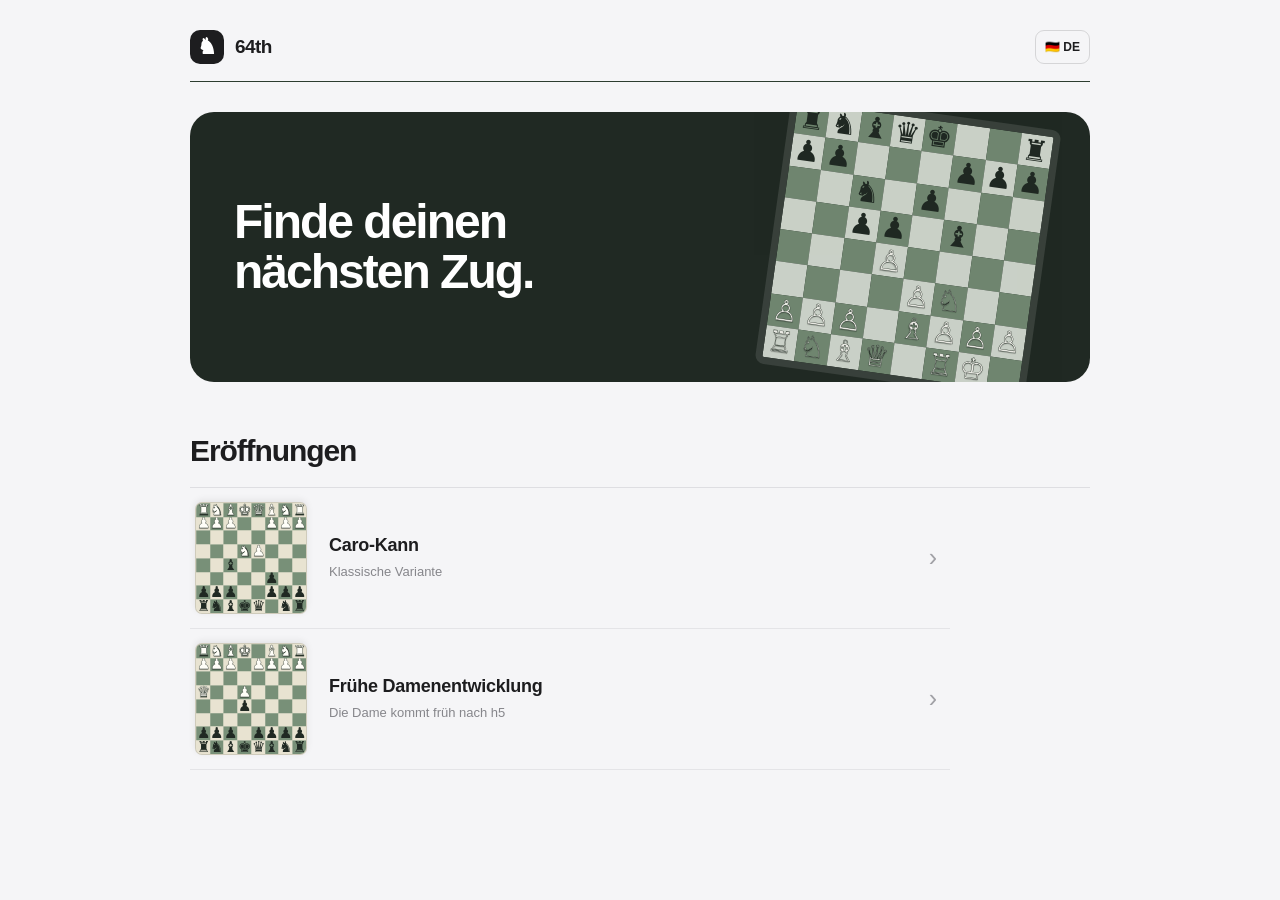
<file: index.html>
<!doctype html>
<html lang="de">
<head>
  <meta charset="utf-8">
  <meta name="viewport" content="width=device-width, initial-scale=1, viewport-fit=cover">
  <meta name="theme-color" content="#f5f5f7">
  <meta name="description" content="64th – Eröffnungen und Varianten trainieren.">
  <title>64th</title>
  <link rel="stylesheet" href="theme.css?v=13">
</head>
<body class="home-page">
  <main class="minimal-home">
    <header class="minimal-brand">
      <span class="minimal-logo" aria-hidden="true">♞</span>
      <span>64th</span>
    </header>

    <section class="opening-hero" aria-label="64th">
      <div class="hero-board" aria-hidden="true"><span class="black-piece">♜</span><span class="black-piece">♞</span><span class="black-piece">♝</span><span class="black-piece">♛</span><span class="black-piece">♚</span><span></span><span></span><span class="black-piece">♜</span><span class="black-piece">♟</span><span class="black-piece">♟</span><span></span><span></span><span></span><span class="black-piece">♟</span><span class="black-piece">♟</span><span class="black-piece">♟</span><span></span><span></span><span class="black-piece">♞</span><span></span><span class="black-piece">♟</span><span></span><span></span><span></span><span></span><span></span><span class="black-piece">♟</span><span class="black-piece">♟</span><span></span><span class="black-piece">♝</span><span></span><span></span><span></span><span></span><span></span><span class="white-piece">♙</span><span></span><span></span><span></span><span></span><span></span><span></span><span></span><span></span><span class="white-piece">♙</span><span class="white-piece">♘</span><span></span><span></span><span class="white-piece">♙</span><span class="white-piece">♙</span><span class="white-piece">♙</span><span></span><span class="white-piece">♗</span><span class="white-piece">♙</span><span class="white-piece">♙</span><span class="white-piece">♙</span><span class="white-piece">♖</span><span class="white-piece">♘</span><span class="white-piece">♗</span><span class="white-piece">♕</span><span></span><span class="white-piece">♖</span><span class="white-piece">♔</span><span></span></div>
      <div class="opening-hero-copy">
        <h1>Finde deinen<br>nächsten Zug.</h1>
      </div>
    </section>

    <section class="opening-library" aria-labelledby="library-title">
      <div class="library-heading">
        <h2 id="library-title">Eröffnungen</h2>
      </div>

      <div class="opening-list">
        <a class="opening-row" href="caro-kann.html">
          <span class="opening-position" aria-hidden="true" title="Caro-Kann, klassische Variante"><span class="mini-square mini-dark black-piece">♜</span><span class="mini-square mini-light black-piece">♞</span><span class="mini-square mini-dark "></span><span class="mini-square mini-light black-piece">♛</span><span class="mini-square mini-dark black-piece">♚</span><span class="mini-square mini-light black-piece">♝</span><span class="mini-square mini-dark black-piece">♞</span><span class="mini-square mini-light black-piece">♜</span><span class="mini-square mini-light black-piece">♟</span><span class="mini-square mini-dark black-piece">♟</span><span class="mini-square mini-light black-piece">♟</span><span class="mini-square mini-dark "></span><span class="mini-square mini-light "></span><span class="mini-square mini-dark black-piece">♟</span><span class="mini-square mini-light black-piece">♟</span><span class="mini-square mini-dark black-piece">♟</span><span class="mini-square mini-dark "></span><span class="mini-square mini-light "></span><span class="mini-square mini-dark black-piece">♟</span><span class="mini-square mini-light "></span><span class="mini-square mini-dark "></span><span class="mini-square mini-light "></span><span class="mini-square mini-dark "></span><span class="mini-square mini-light "></span><span class="mini-square mini-light "></span><span class="mini-square mini-dark "></span><span class="mini-square mini-light "></span><span class="mini-square mini-dark "></span><span class="mini-square mini-light "></span><span class="mini-square mini-dark black-piece">♝</span><span class="mini-square mini-light "></span><span class="mini-square mini-dark "></span><span class="mini-square mini-dark "></span><span class="mini-square mini-light "></span><span class="mini-square mini-dark "></span><span class="mini-square mini-light white-piece">♟</span><span class="mini-square mini-dark white-piece">♞</span><span class="mini-square mini-light "></span><span class="mini-square mini-dark "></span><span class="mini-square mini-light "></span><span class="mini-square mini-light "></span><span class="mini-square mini-dark "></span><span class="mini-square mini-light "></span><span class="mini-square mini-dark "></span><span class="mini-square mini-light "></span><span class="mini-square mini-dark "></span><span class="mini-square mini-light "></span><span class="mini-square mini-dark "></span><span class="mini-square mini-dark white-piece">♟</span><span class="mini-square mini-light white-piece">♟</span><span class="mini-square mini-dark white-piece">♟</span><span class="mini-square mini-light "></span><span class="mini-square mini-dark "></span><span class="mini-square mini-light white-piece">♟</span><span class="mini-square mini-dark white-piece">♟</span><span class="mini-square mini-light white-piece">♟</span><span class="mini-square mini-light white-piece">♜</span><span class="mini-square mini-dark white-piece">♞</span><span class="mini-square mini-light white-piece">♝</span><span class="mini-square mini-dark white-piece">♛</span><span class="mini-square mini-light white-piece">♚</span><span class="mini-square mini-dark white-piece">♝</span><span class="mini-square mini-light white-piece">♞</span><span class="mini-square mini-dark white-piece">♜</span></span>
          <span class="opening-info">
            <strong>Caro-Kann</strong>
            <small>Klassische Variante</small>
          </span>
          <span class="row-chevron" aria-hidden="true">›</span>
        </a>

        <a class="opening-row" href="early-queen-development.html">
          <span class="opening-position" aria-hidden="true" title="Frühe Damenentwicklung nach 2. Dh5"><span class="mini-square mini-dark black-piece">♜</span><span class="mini-square mini-light black-piece">♞</span><span class="mini-square mini-dark black-piece">♝</span><span class="mini-square mini-light black-piece">♛</span><span class="mini-square mini-dark black-piece">♚</span><span class="mini-square mini-light black-piece">♝</span><span class="mini-square mini-dark black-piece">♞</span><span class="mini-square mini-light black-piece">♜</span><span class="mini-square mini-light black-piece">♟</span><span class="mini-square mini-dark black-piece">♟</span><span class="mini-square mini-light black-piece">♟</span><span class="mini-square mini-dark black-piece">♟</span><span class="mini-square mini-light "></span><span class="mini-square mini-dark black-piece">♟</span><span class="mini-square mini-light black-piece">♟</span><span class="mini-square mini-dark black-piece">♟</span><span class="mini-square mini-dark "></span><span class="mini-square mini-light "></span><span class="mini-square mini-dark "></span><span class="mini-square mini-light "></span><span class="mini-square mini-dark "></span><span class="mini-square mini-light "></span><span class="mini-square mini-dark "></span><span class="mini-square mini-light "></span><span class="mini-square mini-light "></span><span class="mini-square mini-dark "></span><span class="mini-square mini-light "></span><span class="mini-square mini-dark "></span><span class="mini-square mini-light black-piece">♟</span><span class="mini-square mini-dark "></span><span class="mini-square mini-light "></span><span class="mini-square mini-dark "></span><span class="mini-square mini-dark "></span><span class="mini-square mini-light "></span><span class="mini-square mini-dark "></span><span class="mini-square mini-light "></span><span class="mini-square mini-dark white-piece">♟</span><span class="mini-square mini-light "></span><span class="mini-square mini-dark "></span><span class="mini-square mini-light white-piece">♛</span><span class="mini-square mini-light "></span><span class="mini-square mini-dark "></span><span class="mini-square mini-light "></span><span class="mini-square mini-dark "></span><span class="mini-square mini-light "></span><span class="mini-square mini-dark "></span><span class="mini-square mini-light "></span><span class="mini-square mini-dark "></span><span class="mini-square mini-dark white-piece">♟</span><span class="mini-square mini-light white-piece">♟</span><span class="mini-square mini-dark white-piece">♟</span><span class="mini-square mini-light white-piece">♟</span><span class="mini-square mini-dark "></span><span class="mini-square mini-light white-piece">♟</span><span class="mini-square mini-dark white-piece">♟</span><span class="mini-square mini-light white-piece">♟</span><span class="mini-square mini-light white-piece">♜</span><span class="mini-square mini-dark white-piece">♞</span><span class="mini-square mini-light white-piece">♝</span><span class="mini-square mini-dark "></span><span class="mini-square mini-light white-piece">♚</span><span class="mini-square mini-dark white-piece">♝</span><span class="mini-square mini-light white-piece">♞</span><span class="mini-square mini-dark white-piece">♜</span></span>
          <span class="opening-info">
            <strong>Frühe Damenentwicklung</strong>
            <small>Die Dame kommt früh nach h5</small>
          </span>
          <span class="row-chevron" aria-hidden="true">›</span>
        </a>
      </div>
    </section>
  </main>
  <script src="language.js?v=5"></script>
</body>
</html>
</file>
<file: theme.css>
/* Chess Trap Lab — product-level redesign */
:root {
  color-scheme: dark;
  --bg:#0b110d; --panel:#141e17; --panel-2:#19251c; --panel-3:#202f24;
  --ink:#edf2e9; --muted:#9aa99a; --soft:#c7d2c1; --line:#2d3d30;
  --green:#315c3e; --green-2:#47764e; --gold:#d7b66e; --cream:#e8e3d1; --sage:#66816a;
  --ease-out:cubic-bezier(.23,1,.32,1);
}
*{box-sizing:border-box}
html{min-height:100%;background:var(--bg);scroll-behavior:smooth}
body{margin:0;min-height:100vh;background:radial-gradient(ellipse at 52% -22%,#28422d66,transparent 48%),var(--bg);color:var(--ink);font:15px/1.55 Inter,ui-sans-serif,system-ui,-apple-system,BlinkMacSystemFont,"Segoe UI",sans-serif;-webkit-font-smoothing:antialiased;text-rendering:optimizeLegibility}
a,button{-webkit-tap-highlight-color:transparent}
button{color:inherit}
.app{width:min(100%,1180px);margin:0 auto;padding:calc(env(safe-area-inset-top) + 24px) clamp(18px,4vw,46px) calc(env(safe-area-inset-bottom) + 30px)}
.site-header,header{display:flex;align-items:center;gap:14px;border-bottom:1px solid var(--line);padding-bottom:17px}
.brand-lockup{display:inline-flex;align-items:center;gap:11px;color:inherit;text-decoration:none}
.mark{width:42px;height:42px;display:grid;place-items:center;flex:0 0 42px;border:1px solid #d7b66e44;border-radius:13px;background:linear-gradient(145deg,#315c3e,#1b3423);color:var(--gold);font:28px/1 Georgia,serif;box-shadow:0 8px 24px #0004,inset 0 1px #ffffff12}
.brand-lockup strong{display:block;font-size:13px;letter-spacing:1.3px;font-weight:850}
.brand-lockup small{display:block;margin-top:2px;color:#7f907e;font-size:9px;letter-spacing:2px;font-weight:750}
.brand{font-size:16px;font-weight:800;letter-spacing:-.35px}
.top-nav{display:flex;gap:27px;margin-left:52px}
.top-nav a{color:#aebcab;text-decoration:none;font-size:12px;font-weight:700;transition:color .16s}
.top-nav a:hover{color:var(--gold)}
.header-status{display:inline-flex;align-items:center;gap:8px;margin-left:auto;padding:8px 11px;border:1px solid #344638;border-radius:999px;color:#b9c8b2;font-size:9px;letter-spacing:1.25px;font-weight:850;white-space:nowrap}
.header-status i,.live-tag i{width:6px;height:6px;border-radius:50%;background:#8eb17f;box-shadow:0 0 0 4px #8eb17f20}
.home-app{max-width:1240px}
.hero{position:relative;display:grid;grid-template-columns:1.04fr .96fr;align-items:center;gap:clamp(26px,6vw,80px);min-height:490px;padding:54px 0 44px;border-bottom:1px solid var(--line);overflow:hidden}
.hero-copy{position:relative;z-index:2;max-width:600px}
.eyebrow,.kicker{margin:0 0 13px;color:var(--gold);font-size:10px;font-weight:850;letter-spacing:1.8px}
.eyebrow span{margin-right:8px;color:#738a70}
.hero h1{margin:0;max-width:620px;font-size:clamp(48px,7vw,84px);line-height:.99;letter-spacing:-.07em;font-weight:780}
.hero h1 em,.caro-hero h1 em{color:var(--gold);font-style:normal}
.hero-description{max-width:490px;margin:22px 0 0;color:#a7b5a2;font-size:16px;line-height:1.75}
.hero-actions{display:flex;align-items:center;gap:23px;margin-top:29px}
.action-primary{display:inline-flex;align-items:center;gap:25px;padding:14px 17px;border:1px solid #547958;border-radius:11px;background:linear-gradient(135deg,#47764e,#315c3e);color:#fff;text-decoration:none;font-size:13px;font-weight:800;box-shadow:0 12px 28px #0004;transition:transform .16s var(--ease-out),filter .16s}
.action-primary b{font-size:17px;font-weight:500}
.action-primary:hover{filter:brightness(1.1);transform:translateY(-2px)}
.action-secondary{color:#c3d0bd;text-decoration:none;font-size:12px;font-weight:750}
.action-secondary span{margin-left:6px;color:var(--gold)}
.hero-proof{display:flex;align-items:center;gap:9px;margin-top:35px;color:#758674;font-size:9px;font-weight:850;letter-spacing:1.15px}
.proof-dot{width:6px;height:6px;border-radius:50%;background:#8ba77e}
.proof-separator{color:#465647}
.hero-art{position:relative;justify-self:end;width:min(100%,440px);padding:18px;border:1px solid #3a4e3d;border-radius:20px;background:linear-gradient(145deg,#1c2b20,#101811);box-shadow:0 28px 80px #0006;transform:rotate(1.5deg)}
.art-topline,.art-footer{display:flex;justify-content:space-between;align-items:center;color:#8fa08a;font-size:9px;font-weight:850;letter-spacing:1.4px}
.art-topline{padding:0 2px 13px}
.art-topline span:last-child{color:var(--gold);font-size:14px}
.art-board{position:relative;z-index:1;display:grid;grid-template-columns:repeat(8,1fr);aspect-ratio:1;overflow:hidden;border:7px solid #28392b;border-radius:7px;box-shadow:0 12px 32px #0006}
.art-board span{display:grid;place-items:center;aspect-ratio:1;background:#e8e3d1;color:#202b23;font:clamp(18px,3vw,34px)/1 Georgia,serif}
.art-board span:nth-child(16n + 1),.art-board span:nth-child(16n + 3),.art-board span:nth-child(16n + 5),.art-board span:nth-child(16n + 7),.art-board span:nth-child(16n + 10),.art-board span:nth-child(16n + 12),.art-board span:nth-child(16n + 14),.art-board span:nth-child(16n + 16){background:#66816a}
.art-board span:nth-child(1),.art-board span:nth-child(3),.art-board span:nth-child(5),.art-board span:nth-child(7),.art-board span:nth-child(10),.art-board span:nth-child(12),.art-board span:nth-child(14),.art-board span:nth-child(16),.art-board span:nth-child(27),.art-board span:nth-child(36),.art-board span:nth-child(43),.art-board span:nth-child(52),.art-board span:nth-child(59){color:#f5f1e6;text-shadow:0 2px 2px #0006}
.art-footer{padding:13px 2px 1px}
.art-coordinate{color:var(--gold);font-size:11px;letter-spacing:.5px}
.art-orbit{position:absolute;z-index:0;border:1px solid #d7b66e24;border-radius:50%;pointer-events:none}
.orbit-one{width:510px;height:510px;top:-40px;left:-40px}
.orbit-two{width:580px;height:580px;top:-75px;left:-75px}
.hero-index{position:absolute;bottom:17px;right:0;color:#657664;font-size:9px;font-weight:850;letter-spacing:1.3px}
.hero-index span{color:var(--gold);padding:0 6px}
.metrics{display:grid;grid-template-columns:repeat(3,1fr);padding:22px 0 27px;border-bottom:1px solid var(--line)}
.metrics div{display:flex;align-items:center;gap:13px;padding:0 20px;border-right:1px solid var(--line)}
.metrics div:first-child{padding-left:0}
.metrics div:last-child{border:0}
.metrics strong{color:var(--gold);font:30px/1 Georgia,serif}
.metrics span{max-width:150px;color:#81917f;font-size:9px;line-height:1.45;letter-spacing:1.2px;font-weight:850}
.content-section{padding:47px 0 10px}
.section-heading{display:flex;align-items:end;justify-content:space-between;gap:20px;margin-bottom:20px}
.section-heading h2,.variations-heading h2{margin:0;color:#edf2e9;font-size:31px;letter-spacing:-1.2px}
.section-heading>p,.variations-heading>p{max-width:330px;margin:0 0 4px;color:#8f9f8c;font-size:12px;line-height:1.6}
.opening-grid{display:grid;grid-template-columns:repeat(2,minmax(0,1fr));gap:14px}
.feature-card{position:relative;min-height:260px;padding:21px;border:1px solid var(--line);border-radius:17px;background:linear-gradient(145deg,#19251c,#121b15);overflow:hidden}
.feature-card:after{content:"";position:absolute;width:180px;height:180px;right:-68px;bottom:-95px;border:1px solid #d7b66e19;border-radius:50%;box-shadow:0 0 0 24px #d7b66e08,0 0 0 48px #d7b66e05}
.card-topline{display:flex;align-items:center;justify-content:space-between;gap:10px;color:#7f907e;font-size:9px;font-weight:850;letter-spacing:1.25px}
.live-tag,.soon-tag{display:inline-flex;align-items:center;gap:7px;color:#a8c69d;font-size:9px;letter-spacing:1px;font-weight:850}
.soon-tag{color:#8d9688}
.card-piece{margin:23px 0 10px;color:#d7b66e;font:54px/1 Georgia,serif;text-shadow:0 7px 22px #0006}
.black-queen{color:#a8b7a0}
.feature-card h3{margin:0;color:#eef2e9;font-size:20px;letter-spacing:-.6px}
.feature-card p{max-width:420px;margin:8px 0 20px;color:#98a794;font-size:12px;line-height:1.65}
.card-link{display:inline-flex;align-items:center;gap:12px;color:#d9c184;text-decoration:none;font-size:11px;font-weight:850}
.card-link span{font-size:15px;transition:transform .16s}
a.card-link:hover span{transform:translate(3px,-3px)}
.disabled-link{color:#758272}
.tactics-section{padding-top:48px}
.tactic-feature{display:grid;grid-template-columns:76px minmax(0,1fr) 42px;align-items:center;gap:19px;padding:22px;border:1px solid #3c5440;border-radius:17px;background:linear-gradient(110deg,#203427,#142018);color:inherit;text-decoration:none;transition:transform .18s var(--ease-out),border-color .18s,box-shadow .18s}
.tactic-feature:hover{transform:translateY(-3px);border-color:#78916c;box-shadow:0 16px 38px #0004}
.tactic-icon{width:70px;height:70px;display:grid;place-items:center;border:1px solid #d7b66e45;border-radius:17px;background:#d7b66e12;color:var(--gold);font:43px/1 Georgia,serif}
.tactic-kicker{color:#d7b66e;font-size:9px;font-weight:850;letter-spacing:1.4px}
.tactic-copy h3{margin:5px 0;color:#f0f3eb;font-size:20px;letter-spacing:-.55px}
.tactic-copy p{margin:0;color:#9cac96;font-size:12px;line-height:1.6}
.tactic-arrow{justify-self:end;color:var(--gold);font-size:27px}
.next-up{display:flex;align-items:center;gap:13px;margin-top:13px;padding:15px 18px;border:1px dashed #344536;border-radius:13px}
.next-up-icon{color:var(--gold);font-size:20px}
.next-up strong{color:#cbd7c5;font-size:12px}
.next-up p{margin:2px 0 0;color:#7f907e;font-size:11px}
.next-up-label{margin-left:auto;color:#71836f;font-size:9px;font-weight:850;letter-spacing:1.2px}
.site-footer{display:flex;align-items:center;justify-content:space-between;gap:16px;margin-top:54px;padding-top:18px;border-top:1px solid var(--line);color:#6f806e;font-size:9px;letter-spacing:1.3px;font-weight:850}
.footer-brand .mark{width:32px;height:32px;flex-basis:32px;font-size:21px;border-radius:9px}
.footer-brand strong{font-size:10px}
.footer-brand small{font-size:7px}
.back{display:inline-flex;align-items:center;gap:8px;margin:17px 0 20px;color:#b6c8b0;text-decoration:none;font-size:12px;font-weight:800;transition:color .16s}
.back:hover{color:var(--gold)}
.caro-app{max-width:1120px}
.caro-hero{display:grid;grid-template-columns:minmax(0,1fr) 190px;align-items:center;gap:30px;padding:25px 0 28px}
.caro-hero h1{margin:0;color:#eef2e9;font-size:clamp(34px,5vw,54px);line-height:1.04;letter-spacing:-2px}
.caro-hero h1 em{display:block}
.caro-hero .sub{max-width:640px;margin:14px 0 0;color:#9aa99a;font-size:14px;line-height:1.7}
.caro-emblem{display:grid;place-items:center;align-content:center;gap:9px;width:170px;height:170px;border:1px solid #3b513e;border-radius:50%;background:radial-gradient(circle,#2a432e,#142018 68%);box-shadow:0 0 0 12px #d7b66e08,0 0 0 24px #d7b66e05}
.caro-emblem span{color:var(--gold);font:68px/1 Georgia,serif}
.caro-emblem small{color:#8d9e88;font-size:8px;line-height:1.5;letter-spacing:1.8px;text-align:center;font-weight:850}
.random-panel{display:flex;align-items:center;justify-content:space-between;gap:25px;margin:0 0 42px;padding:20px 22px;border:1px solid #3b513e;border-radius:17px;background:linear-gradient(110deg,#1d3022,#152119)}
.random-copy{max-width:600px}
.panel-kicker{color:var(--gold);font-size:9px;font-weight:850;letter-spacing:1.5px}
.random-panel h2{margin:5px 0;color:#eef2e9;font-size:21px}
.random-panel p{margin:0;color:#9aaa95;font-size:12px;line-height:1.65}
.btn{border:1px solid #405b43;border-radius:11px;background:#223327;color:#e7eee4;padding:12px 15px;font:750 12px/1.3 inherit;font-family:inherit;cursor:pointer;white-space:nowrap;transition:transform .14s,background .16s,border-color .16s}
.btn.primary{border-color:#547958;background:linear-gradient(135deg,#47764e,#315c3e);color:#fff}
.btn:disabled{opacity:.4;cursor:default}
.btn:active{transform:scale(.98)}
.variations-heading{display:flex;align-items:end;justify-content:space-between;gap:20px;margin-bottom:18px}
.variations-grid{display:grid;grid-template-columns:repeat(2,minmax(0,1fr));gap:15px}
.panel{display:grid;grid-template-columns:minmax(0,1.1fr) minmax(170px,.9fr);grid-template-areas:"title title" "board count" "board status" "board notation" "board actions" "board tip";align-content:start;gap:8px 16px;margin:0;padding:17px;border:1px solid var(--line);border-radius:17px;background:linear-gradient(145deg,#18251c,#111a14);box-shadow:0 14px 35px #0002}
.panel h2{grid-area:title;margin:0 0 4px;color:#eaf0e6;font-size:17px;letter-spacing:-.4px}
.boardwrap{grid-area:board;align-self:start;padding:7px;border:1px solid #405343;border-radius:12px;background:#243329}
.board{position:relative;display:grid;grid-template-columns:repeat(8,minmax(0,1fr));aspect-ratio:1;overflow:hidden;border-radius:5px}
.sq{position:relative;display:grid;place-items:center;min-width:0;aspect-ratio:1;border:0;padding:0;margin:0;font-family:"Apple Symbols","Segoe UI Symbol","Noto Sans Symbols 2",serif;font-size:clamp(24px,3vw,38px);line-height:1;cursor:pointer}
.light{background:#e8e3d1}.dark{background:#66816a}
.whitepiece{color:#fffef8;-webkit-text-stroke:.7px #303a31;text-shadow:0 2px 2px #0005}
.blackpiece{color:#202b23}
.selected{box-shadow:inset 0 0 0 3px var(--gold)}
.legal:after{content:"";position:absolute;width:22%;height:22%;border-radius:50%;background:#18301f99}
.counter{grid-area:count;color:#d7b66e;font-size:10px;font-weight:850;letter-spacing:1px}
.status{grid-area:status;color:#a8c99f;font-size:12px;font-weight:800}
.notation{grid-area:notation;color:#a1b09b;font-size:11px;line-height:1.65;overflow-wrap:anywhere}
.actions{grid-area:actions;display:flex;gap:7px}
.actions .btn{flex:1;padding:10px 8px;font-size:10px}
.explain{color:#b1bdb0;font-size:12px;line-height:1.6}
.tip{grid-area:tip;margin:2px 0 0;color:#9dac96;font-size:11px;line-height:1.55}
.tip summary{cursor:pointer;color:#d7b66e;font-weight:800;list-style:none}
.tip summary:before{content:"+  "}
.tip[open]{padding:10px;border:1px solid var(--line);border-radius:10px;background:#1a281e}
.tip[open] summary:before{content:"−  "}
.flying-piece{position:absolute;z-index:5;pointer-events:none;display:grid;place-items:center;transition:transform 380ms var(--ease-out);font-family:"Apple Symbols","Segoe UI Symbol","Noto Sans Symbols 2",serif;line-height:1}
.board.busy .sq{pointer-events:none}
.flash-overlay{position:fixed;inset:0;z-index:1000;background:#030805c9;backdrop-filter:blur(12px);display:none;align-items:center;justify-content:center;padding:18px}
.flash-overlay.open{display:flex}
.flash-modal{width:min(100%,560px);max-height:94dvh;overflow:auto;padding:20px;border:1px solid #405343;border-radius:22px;background:#121c15;color:var(--ink);box-shadow:0 28px 90px #0009}
.flash-head{display:flex;align-items:center;justify-content:space-between;gap:10px;padding-bottom:13px;border-bottom:1px solid var(--line)}
.flash-head h2{margin:0;color:var(--ink);font-size:20px}
.flash-close{width:40px;height:40px;border:1px solid var(--line);border-radius:11px;background:#243328;color:#e7eee4;font-size:23px;cursor:pointer}
.flash-progress{display:flex;justify-content:space-between;align-items:center;margin:15px 0 12px;color:#9aaa95;font-size:12px;font-weight:800}
.flash-progress .counts{color:var(--gold)}
.flash-card{min-height:270px;display:flex;flex-direction:column;justify-content:center;align-items:center;padding:24px 20px;border:1px solid #354738;border-radius:17px;background:linear-gradient(145deg,#1d2b21,#141e17);color:var(--ink);text-align:center;touch-action:pan-y;user-select:none;cursor:pointer}
.flash-card h3{margin:12px 0;font-size:25px;line-height:1.2}
.flash-card p{margin:8px 0;color:#a4b29e}
.flash-tag{color:var(--gold);font-size:10px;font-weight:850;letter-spacing:1.5px}
.flash-answer{width:100%;color:#d0d9cb;font-size:13px;line-height:1.65;text-align:left;white-space:normal}
.flash-actions{display:grid;grid-template-columns:1fr 1fr;gap:10px;margin-top:14px}
.flash-actions button{padding:13px 10px;border:1px solid transparent;border-radius:12px;font:750 12px/1.3 inherit;font-family:inherit;cursor:pointer}
.flash-again{border-color:#69473d!important;background:#35241f;color:#efc2b4}
.flash-known{border-color:#416d49!important;background:linear-gradient(135deg,#47764e,#315c3e);color:#fff}
.flash-hint{text-align:center;color:#8e9e88;font-size:11px;line-height:1.5}
.flash-summary{text-align:center;padding:28px 8px}
.flash-summary h3{color:var(--ink);font-size:24px}
.flash-summary button{margin-top:12px}
.flash-modal .panel{grid-area:auto;display:block;margin-top:0;padding:12px;border-radius:15px;background:#17231a}
.flash-modal .panel h2{margin:0 0 10px;font-size:16px}
.flash-modal .boardwrap{max-width:420px;margin:0 auto}
.flash-modal .counter,.flash-modal .notation{margin-top:8px}
.flash-modal .actions{margin-top:10px}
.flash-modal .tip{margin-top:10px}
.done{color:#a7d5a5}
@media(max-width:760px){
  .top-nav{display:none}
  .hero{grid-template-columns:1fr;gap:32px;padding:42px 0 48px}
  .hero-art{justify-self:center;width:min(100%,390px)}
  .hero h1{font-size:clamp(48px,12vw,68px)}
  .hero-index{bottom:14px}
  .section-heading,.variations-heading{align-items:start;flex-direction:column;gap:8px}
  .section-heading>p,.variations-heading>p{max-width:440px}
  .variations-grid{grid-template-columns:1fr}
  .caro-hero{grid-template-columns:1fr 110px;gap:14px}
  .caro-emblem{width:105px;height:105px}
  .caro-emblem span{font-size:44px}
  .caro-emblem small{font-size:6px}
  .panel{grid-template-columns:minmax(0,1fr) minmax(135px,.9fr);gap:7px 12px}
}
@media(max-width:520px){
  .app{padding-left:16px;padding-right:16px}
  .site-header,header{gap:10px}
  .header-status{font-size:8px;padding:7px 8px;letter-spacing:.7px}
  .hero{padding-top:34px;min-height:0}
  .hero-description{font-size:14px}
  .hero-actions{gap:15px;flex-wrap:wrap}
  .hero-proof{font-size:8px;letter-spacing:.7px;flex-wrap:wrap}
  .metrics{padding:17px 0 20px}
  .metrics div{display:block;padding:0 10px}
  .metrics strong{display:block;font-size:26px;margin-bottom:5px}
  .metrics span{font-size:8px}
  .content-section{padding-top:37px}
  .opening-grid{grid-template-columns:1fr}
  .feature-card{min-height:225px}
  .tactic-feature{grid-template-columns:54px minmax(0,1fr) 20px;gap:12px;padding:15px}
  .tactic-icon{width:52px;height:52px;font-size:34px;border-radius:13px}
  .tactic-copy h3{font-size:16px}
  .tactic-copy p{font-size:11px}
  .next-up{align-items:flex-start;padding:13px}
  .next-up-label{display:none}
  .site-footer{align-items:flex-start;flex-direction:column}
  .caro-hero{grid-template-columns:1fr;padding-top:10px}
  .caro-emblem{display:none}
  .random-panel{align-items:flex-start;flex-direction:column;margin-bottom:32px;padding:17px}
  .random-panel .btn{width:100%}
  .panel{grid-template-columns:1fr;grid-template-areas:"title" "count" "board" "status" "notation" "actions" "tip";padding:14px}
  .boardwrap{width:min(100%,430px);margin:0 auto}
  .sq{font-size:clamp(28px,9vw,43px)}
  .flash-overlay{padding:8px}
  .flash-modal{padding:14px;border-radius:19px}
  .flash-card{min-height:230px;padding:18px}
}
@media(prefers-reduced-motion:reduce){
  *,*::before,*::after{scroll-behavior:auto!important;transition-duration:.01ms!important;animation-duration:.01ms!important;animation-iteration-count:1!important}
}


/* Minimal Apple-inspired homepage */
.home-page {
  min-height: 100vh;
  background: #f5f5f7;
  color: #1d1d1f;
  font-family: -apple-system, BlinkMacSystemFont, "SF Pro Display", "SF Pro Text", "Helvetica Neue", Arial, sans-serif;
}
.minimal-home {
  width: min(100% - 48px, 920px);
  margin: 0 auto;
  padding: 38px 0 80px;
}
.minimal-brand {
  display: flex;
  align-items: center;
  gap: 11px;
  color: #1d1d1f;
  font-size: 19px;
  font-weight: 650;
  letter-spacing: -.55px;
}
.minimal-logo {
  display: grid;
  place-items: center;
  width: 34px;
  height: 34px;
  border-radius: 10px;
  background: #1d1d1f;
  color: #fff;
  font-size: 22px;
  line-height: 1;
}
.minimal-openings {
  padding-top: clamp(76px, 13vh, 132px);
}
.minimal-openings h1 {
  margin: 0 0 28px;
  color: #1d1d1f;
  font-size: clamp(32px, 5vw, 43px);
  line-height: 1.08;
  letter-spacing: -1.8px;
  font-weight: 700;
}
.minimal-grid {
  display: grid;
  grid-template-columns: repeat(2, minmax(0, 1fr));
  gap: 16px;
}
.minimal-card {
  min-height: 116px;
  display: flex;
  align-items: center;
  gap: 17px;
  padding: 23px 22px;
  border: 1px solid rgba(0,0,0,.055);
  border-radius: 18px;
  background: #fff;
  color: inherit;
  text-decoration: none;
  box-shadow: 0 2px 8px rgba(0,0,0,.025);
  transition: transform 180ms cubic-bezier(.23,1,.32,1), box-shadow 180ms ease, background 180ms ease;
}
a.minimal-card:hover {
  transform: translateY(-2px);
  box-shadow: 0 9px 28px rgba(0,0,0,.07);
}
a.minimal-card:active { transform: scale(.985); }
.minimal-card-icon {
  flex: 0 0 48px;
  width: 48px;
  height: 48px;
  display: grid;
  place-items: center;
  border-radius: 14px;
  background: #f2f2f4;
  color: #262629;
  font-size: 30px;
}
.minimal-white-piece { color: #77777d; }
.minimal-card-copy {
  min-width: 0;
  display: flex;
  flex: 1;
  flex-direction: column;
  gap: 5px;
}
.minimal-card-copy strong {
  color: #1d1d1f;
  font-size: 17px;
  line-height: 1.25;
  font-weight: 650;
  letter-spacing: -.35px;
}
.minimal-card-copy small {
  color: #86868b;
  font-size: 13px;
  line-height: 1.35;
}
.minimal-arrow {
  color: #a1a1a6;
  font-size: 20px;
  padding-left: 4px;
}
.minimal-card-soon { cursor: default; }
.minimal-soon {
  color: #929297;
  font-size: 12px;
  white-space: nowrap;
}
@media (max-width: 620px) {
  .minimal-home { width: min(100% - 36px, 480px); padding-top: 25px; }
  .minimal-openings { padding-top: 76px; }
  .minimal-grid { grid-template-columns: 1fr; gap: 12px; }
  .minimal-card { min-height: 96px; padding: 18px; border-radius: 16px; }
  .minimal-openings h1 { margin-bottom: 22px; }
}
@media (prefers-reduced-motion: reduce) {
  .minimal-card { transition: none; }
}


/* Opening library — minimal, editorial layout */
.home-page {
  min-height: 100vh;
  background: #f5f5f7;
  color: #1d1d1f;
  font-family: -apple-system, BlinkMacSystemFont, "SF Pro Display", "SF Pro Text", "Helvetica Neue", Arial, sans-serif;
}
.minimal-home {
  width: min(100% - 48px, 900px);
  margin: 0 auto;
  padding: 30px 0 80px;
}
.minimal-brand {
  display: flex;
  align-items: center;
  gap: 11px;
  color: #1d1d1f;
  font-size: 19px;
  font-weight: 650;
  letter-spacing: -.55px;
}
.minimal-logo {
  display: grid;
  place-items: center;
  width: 34px;
  height: 34px;
  border-radius: 10px;
  background: #1d1d1f;
  color: #fff;
  font-size: 22px;
  line-height: 1;
}
.opening-hero {
  position: relative;
  min-height: 270px;
  margin-top: 30px;
  padding: 38px 44px;
  overflow: hidden;
  display: flex;
  align-items: center;
  border-radius: 24px;
  background: #202923;
  color: #fff;
}
.opening-hero-copy { position: relative; z-index: 2; }
.opening-hero-copy p {
  margin: 0 0 13px;
  color: #b9c5bb;
  font-size: 11px;
  font-weight: 650;
  letter-spacing: 1.7px;
}
.opening-hero-copy h1 {
  margin: 0;
  font-size: clamp(34px, 5vw, 48px);
  line-height: 1.04;
  letter-spacing: -2px;
  font-weight: 650;
}
.hero-board {
  position: absolute;
  width: 272px;
  height: 272px;
  right: 46px;
  top: 50%;
  transform: translateY(-50%) rotate(8deg);
  display: grid;
  grid-template-columns: repeat(8,1fr);
  overflow: hidden;
  border: 7px solid rgba(255,255,255,.12);
  border-radius: 9px;
  opacity: .9;
}
.hero-board span {
  display: grid;
  place-items: center;
  min-width: 0;
  aspect-ratio: 1;
  background: #dce3d9;
  font-family: "Apple Symbols", "Segoe UI Symbol", "Noto Sans Symbols 2", Georgia, serif;
  font-size: clamp(18px, 3.2vw, 29px);
  line-height: 1;
}
.hero-board span.black-piece { color: #202923; }
.hero-board span.white-piece {
  color: #fffef8;
  -webkit-text-stroke: .35px #273329;
  text-shadow: 0 1px 1px rgba(0,0,0,.28);
}
.hero-board span:nth-child(16n + 1), .hero-board span:nth-child(16n + 3),
.hero-board span:nth-child(16n + 5), .hero-board span:nth-child(16n + 7),
.hero-board span:nth-child(16n + 10), .hero-board span:nth-child(16n + 12),
.hero-board span:nth-child(16n + 14), .hero-board span:nth-child(16n + 16) { background: #789078; }
.opening-library { padding-top: 52px; }
.library-heading {
  display: flex;
  justify-content: space-between;
  align-items: baseline;
  gap: 16px;
  padding-bottom: 18px;
  border-bottom: 1px solid #dedee2;
}
.library-heading h2 {
  margin: 0;
  font-size: 30px;
  line-height: 1.15;
  letter-spacing: -1.1px;
  font-weight: 680;
}
.library-heading > span {
  color: #929297;
  font-size: 10px;
  letter-spacing: 1.25px;
  font-weight: 650;
}
.library-group { padding-top: 27px; }
.library-group h3 {
  margin: 0 0 8px;
  color: #77777d;
  font-size: 14px;
  font-weight: 600;
}
.opening-row {
  min-height: 83px;
  display: flex;
  align-items: center;
  gap: 16px;
  padding: 12px 4px;
  border-bottom: 1px solid #e4e4e7;
  color: inherit;
  text-decoration: none;
  transition: background 160ms ease;
}
.opening-row:hover { background: rgba(0,0,0,.025); }
.opening-position {
  flex: 0 0 58px;
  width: 58px;
  height: 58px;
  display: grid;
  grid-template-columns: repeat(2,1fr);
  grid-template-rows: repeat(2,1fr);
  overflow: hidden;
  border-radius: 8px;
  background: #dfe6dc;
}
.opening-position i,.opening-position b,.opening-position em,.opening-position small {
  display: grid;
  place-items: center;
  font: normal 22px/1 Georgia,serif;
  color: #27372b;
  background: #dfe6dc;
}
.opening-position b,.opening-position small { background: #80977e; }
.board-advance i,.board-fantasy i { color: #fff; }
.board-queen i { color: #fff; background: #80977e; }
.board-queen b { color: #242a25; background: #dfe6dc; }
.opening-info {
  min-width: 0;
  flex: 1;
  display: flex;
  flex-direction: column;
  gap: 4px;
}
.opening-info strong {
  color: #1d1d1f;
  font-size: 16px;
  line-height: 1.25;
  font-weight: 620;
  letter-spacing: -.25px;
}
.opening-info small {
  color: #86868b;
  font-size: 13px;
  line-height: 1.35;
}
.row-chevron {
  color: #a1a1a6;
  font-size: 25px;
  line-height: 1;
  padding: 0 8px;
}
@media (max-width: 620px) {
  .minimal-home { width: min(100% - 36px, 500px); padding-top: 22px; }
  .opening-hero { min-height: 205px; margin-top: 22px; padding: 28px 24px; border-radius: 19px; }
  .opening-hero-copy h1 { font-size: 35px; }
  .hero-board { width: 170px; height: 170px; right: -25px; opacity: .32; }
  .hero-board span { font-size: 16px; }
  .opening-library { padding-top: 38px; }
  .library-heading h2 { font-size: 27px; }
  .library-heading > span { font-size: 9px; }
  .opening-row { min-height: 76px; gap: 13px; }
  .opening-position { width: 52px; height: 52px; flex-basis: 52px; }
  .opening-info strong { font-size: 15px; }
  .opening-info small { font-size: 12px; }
}
@media (prefers-reduced-motion: reduce) { .opening-row { transition: none; } }


/* Accurate full-board opening previews */
.opening-list {
  max-width: 760px;
}
.opening-row {
  min-height: 132px;
  gap: 22px;
  padding: 14px 5px;
}
.opening-position {
  flex: 0 0 112px;
  width: 112px;
  height: 112px;
  display: grid;
  grid-template-columns: repeat(8, minmax(0, 1fr));
  grid-template-rows: repeat(8, minmax(0, 1fr));
  border: 1px solid rgba(29, 29, 31, .12);
  border-radius: 7px;
  background: #e8e3d1;
  box-shadow: 0 2px 7px rgba(0,0,0,.08);
}
.mini-square {
  min-width: 0;
  min-height: 0;
  display: grid;
  place-items: center;
  font-family: "Apple Symbols", "Segoe UI Symbol", "Noto Sans Symbols 2", Georgia, serif;
  font-size: clamp(8px, 1.5vw, 15px);
  line-height: 1;
  user-select: none;
}
.mini-dark { background: #789078; }
.mini-light { background: #e8e3d1; }
.mini-square.white-piece {
  color: #fffef8;
  -webkit-text-stroke: .35px #273329;
  text-shadow: 0 1px 1px rgba(0,0,0,.28);
}
.mini-square.black-piece { color: #202923; }
.opening-info { gap: 6px; }
.opening-info strong { font-size: 18px; }
.opening-info small { font-size: 13px; }
@media (max-width: 620px) {
  .opening-row { min-height: 108px; gap: 14px; }
  .opening-position {
    flex-basis: 88px;
    width: 88px;
    height: 88px;
  }
  .mini-square { font-size: 11px; }
  .opening-info strong { font-size: 16px; }
  .opening-info small { font-size: 12px; }
}


/* Black-side perspective for opening preview boards */
.opening-position {
  transform: rotate(180deg);
}
.opening-position .mini-square {
  transform: rotate(180deg);
}

/* Simple, neutral language toggle */
header { position: relative; }
.language-switch {
  display: inline-flex;
  align-items: center;
  margin-left: auto;
  flex: 0 0 auto;
}
.language-switch button {
  display: inline-flex;
  align-items: center;
  justify-content: center;
  min-height: 34px;
  padding: 6px 9px;
  border: 1px solid rgba(128,128,128,.28);
  border-radius: 9px;
  background: transparent;
  color: inherit;
  font: 650 12px/1 -apple-system,BlinkMacSystemFont,"Segoe UI",sans-serif;
  letter-spacing: .1px;
  cursor: pointer;
  transition: background 150ms ease, transform 150ms ease;
}
.language-switch button:hover { background: rgba(128,128,128,.08); }
.language-switch button:active { transform: scale(.97); }
.language-switch button:focus-visible { outline: 2px solid currentColor; outline-offset: 3px; }
.home-page .language-switch button { border-color: rgba(0,0,0,.13); }
body:not(.home-page) .language-switch button { border-color: rgba(255,255,255,.18); }
@media(max-width:420px) {
  .language-switch button { min-height: 32px; padding: 6px 8px; font-size: 11px; }
}


/* Caro-Kann page — match the clean 64th opening-library design */
body.caro-page {
  color-scheme: light;
  --ink: #1d1d1f;
  --muted: #77777d;
  --line: #e2e2e6;
  --green: #315d43;
  --gold: #d7b66e;
  min-height: 100vh;
  background: #f5f5f7;
  color: #1d1d1f;
  font-family: -apple-system, BlinkMacSystemFont, "SF Pro Display", "SF Pro Text", "Helvetica Neue", Arial, sans-serif;
}
.caro-page .caro-app {
  width: min(100% - 48px, 900px);
  max-width: 900px;
  padding: 30px 0 80px;
}
.caro-page header {
  gap: 11px;
  padding-bottom: 0;
  border: 0;
  color: #1d1d1f;
}
.caro-page .mark {
  width: 34px;
  height: 34px;
  flex: 0 0 34px;
  border: 0;
  border-radius: 10px;
  background: #1d1d1f;
  color: #fff;
  font: 22px/1 Georgia, serif;
  box-shadow: none;
}
.caro-page .brand {
  color: #1d1d1f;
  font-size: 19px;
  font-weight: 650;
  letter-spacing: -.55px;
}
.caro-page .header-status {
  margin-left: auto;
  border-color: rgba(0,0,0,.1);
  color: #77777d;
  background: rgba(255,255,255,.65);
}
.caro-page .header-status i {
  background: #66816a;
  box-shadow: 0 0 0 4px rgba(102,129,106,.12);
}
.caro-page .back {
  margin: 20px 0 18px;
  color: #77777d;
  font-size: 12px;
  font-weight: 650;
}
.caro-page .back:hover { color: #315d43; }
.caro-page .caro-hero {
  position: relative;
  min-height: 270px;
  margin-top: 8px;
  padding: 38px 44px;
  overflow: hidden;
  display: flex;
  align-items: center;
  border-radius: 24px;
  background: #202923;
  color: #fff;
}
.caro-page .caro-hero > div:first-child {
  position: relative;
  z-index: 2;
  max-width: 590px;
}
.caro-page .caro-hero .eyebrow {
  margin: 0 0 13px;
  color: #b9c5bb;
  font-size: 10px;
  font-weight: 650;
  letter-spacing: 1.7px;
}
.caro-page .caro-hero .eyebrow span { color: #d7b66e; margin-right: 8px; }
.caro-page .caro-hero h1 {
  margin: 0;
  color: #fff;
  font-size: clamp(34px, 5vw, 48px);
  line-height: 1.04;
  letter-spacing: -2px;
  font-weight: 650;
}
.caro-page .caro-hero h1 em { color: #d7b66e; font-style: normal; }
.caro-page .caro-hero .sub {
  max-width: 540px;
  margin: 14px 0 0;
  color: #b9c5bb;
  font-size: 13px;
  line-height: 1.7;
}
.caro-page .caro-emblem {
  flex: 0 0 150px;
  width: 150px;
  height: 150px;
  border: 1px solid rgba(255,255,255,.16);
  border-radius: 50%;
  background: radial-gradient(circle, #34483a, #202923 68%);
  box-shadow: 0 0 0 12px rgba(255,255,255,.025), 0 0 0 24px rgba(255,255,255,.015);
}
.caro-page .caro-emblem span { color: #d7b66e; }
.caro-page .caro-emblem small { color: #b9c5bb; }
.caro-page .random-panel {
  margin: 24px 0 48px;
  padding: 22px 24px;
  border: 1px solid #e2e2e6;
  border-radius: 18px;
  background: #fff;
  box-shadow: 0 2px 10px rgba(0,0,0,.025);
}
.caro-page .panel-kicker {
  color: #66816a;
  font-size: 9px;
  font-weight: 750;
  letter-spacing: 1.4px;
}
.caro-page .random-panel h2 {
  margin: 5px 0;
  color: #1d1d1f;
  font-size: 21px;
  letter-spacing: -.5px;
}
.caro-page .random-panel p {
  color: #77777d;
  font-size: 12px;
  line-height: 1.65;
}
.caro-page .btn {
  border: 1px solid #dedee2;
  border-radius: 11px;
  background: #fff;
  color: #1d1d1f;
  font: 700 12px/1.3 -apple-system, BlinkMacSystemFont, "Segoe UI", sans-serif;
  padding: 12px 15px;
}
.caro-page .btn.primary {
  border-color: #202923;
  background: #202923;
  color: #fff;
}
.caro-page .btn:disabled { opacity: .4; }
.caro-page .variations-heading {
  align-items: end;
  margin-bottom: 18px;
}
.caro-page .variations-heading .eyebrow {
  margin: 0 0 8px;
  color: #77777d;
  font-size: 9px;
  letter-spacing: 1.4px;
}
.caro-page .variations-heading .eyebrow span { color: #66816a; }
.caro-page .variations-heading h2 {
  color: #1d1d1f;
  font-size: 30px;
  font-weight: 680;
  letter-spacing: -1.1px;
}
.caro-page .variations-heading > p {
  color: #86868b;
  font-size: 12px;
}
.caro-page .variations-grid { gap: 16px; }
.caro-page .panel {
  border: 1px solid #e2e2e6;
  border-radius: 18px;
  background: #fff;
  box-shadow: 0 2px 10px rgba(0,0,0,.035);
  padding: 18px;
}
.caro-page .panel h2 {
  color: #1d1d1f;
  font-size: 18px;
  font-weight: 650;
  letter-spacing: -.4px;
}
.caro-page .boardwrap {
  border: 1px solid rgba(29,29,31,.1);
  border-radius: 10px;
  background: #e8e3d1;
  padding: 6px;
}
.caro-page .board { border-radius: 5px; }
.caro-page .light { background: #e8e3d1; }
.caro-page .dark { background: #789078; }
.caro-page .whitepiece {
  color: #fffef8;
  -webkit-text-stroke: .45px #273329;
  text-shadow: 0 1px 1px rgba(0,0,0,.28);
}
.caro-page .blackpiece { color: #202923; }
.caro-page .selected { box-shadow: inset 0 0 0 3px #d7b66e; }
.caro-page .legal:after { background: rgba(32,41,35,.38); }
.caro-page .counter {
  color: #66816a;
  font-size: 10px;
  letter-spacing: .7px;
}
.caro-page .status { color: #315d43; font-size: 12px; }
.caro-page .notation { color: #86868b; font-size: 11px; }
.caro-page .explain { color: #626b63; }
.caro-page .tip { color: #626b63; }
.caro-page .tip summary { color: #315d43; }
.caro-page .tip[open] {
  border: 1px solid #e6e8e1;
  border-radius: 10px;
  background: #f5f5f2;
}
.caro-page .done { color: #315d43; }
.caro-page .flash-overlay {
  background: rgba(29,29,31,.42);
  backdrop-filter: blur(10px);
}
.caro-page .flash-modal {
  border: 1px solid #e2e2e6;
  border-radius: 22px;
  background: #fff;
  color: #1d1d1f;
  box-shadow: 0 24px 80px rgba(0,0,0,.18);
}
.caro-page .flash-head { border-bottom-color: #e2e2e6; }
.caro-page .flash-head h2 { color: #1d1d1f; }
.caro-page .flash-close {
  border: 0;
  background: #f2f2f4;
  color: #1d1d1f;
}
.caro-page .flash-progress { color: #77777d; }
.caro-page .flash-progress .counts { color: #315d43; }
.caro-page .flash-card {
  border-color: #e2e2e6;
  background: #f8f8f9;
  color: #1d1d1f;
}
.caro-page .flash-card p { color: #626b63; }
.caro-page .flash-tag { color: #66816a; }
.caro-page .flash-answer { color: #333b35; }
.caro-page .flash-again {
  border-color: #ead0c9 !important;
  background: #fff9f7;
  color: #874638;
}
.caro-page .flash-known {
  border-color: #202923 !important;
  background: #202923;
  color: #fff;
}
.caro-page .flash-hint { color: #86868b; }
.caro-page .flash-summary h3 { color: #1d1d1f; }
.caro-page .flash-modal .panel {
  border-color: #e2e2e6;
  background: #fff;
}
@media (max-width: 760px) {
  .caro-page .caro-app { width: min(100% - 36px, 500px); padding-top: 22px; }
  .caro-page .caro-hero { min-height: 205px; padding: 28px 24px; border-radius: 19px; }
  .caro-page .caro-emblem { width: 105px; height: 105px; flex-basis: 105px; }
  .caro-page .caro-emblem span { font-size: 44px; }
  .caro-page .caro-emblem small { font-size: 6px; }
}
@media (max-width: 620px) {
  .caro-page .caro-hero { display: block; }
  .caro-page .caro-emblem { display: none; }
  .caro-page .random-panel { align-items: flex-start; flex-direction: column; margin-bottom: 34px; padding: 18px; }
  .caro-page .random-panel .btn { width: 100%; }
  .caro-page .variations-heading { align-items: flex-start; flex-direction: column; gap: 8px; }
  .caro-page .variations-grid { grid-template-columns: 1fr; }
  .caro-page .panel {
    grid-template-columns: 1fr;
    grid-template-areas: "title" "count" "board" "status" "notation" "actions" "tip";
    padding: 14px;
  }
  .caro-page .boardwrap { width: min(100%, 430px); margin: 0 auto; }
  .caro-page .sq { font-size: clamp(28px, 9vw, 43px); }
  .caro-page .flash-modal { padding: 14px; border-radius: 19px; }
}
@media (prefers-reduced-motion: reduce) {
  .caro-page *, .caro-page *::before, .caro-page *::after {
    transition-duration: .01ms !important;
    animation-duration: .01ms !important;
  }
}
</file>
